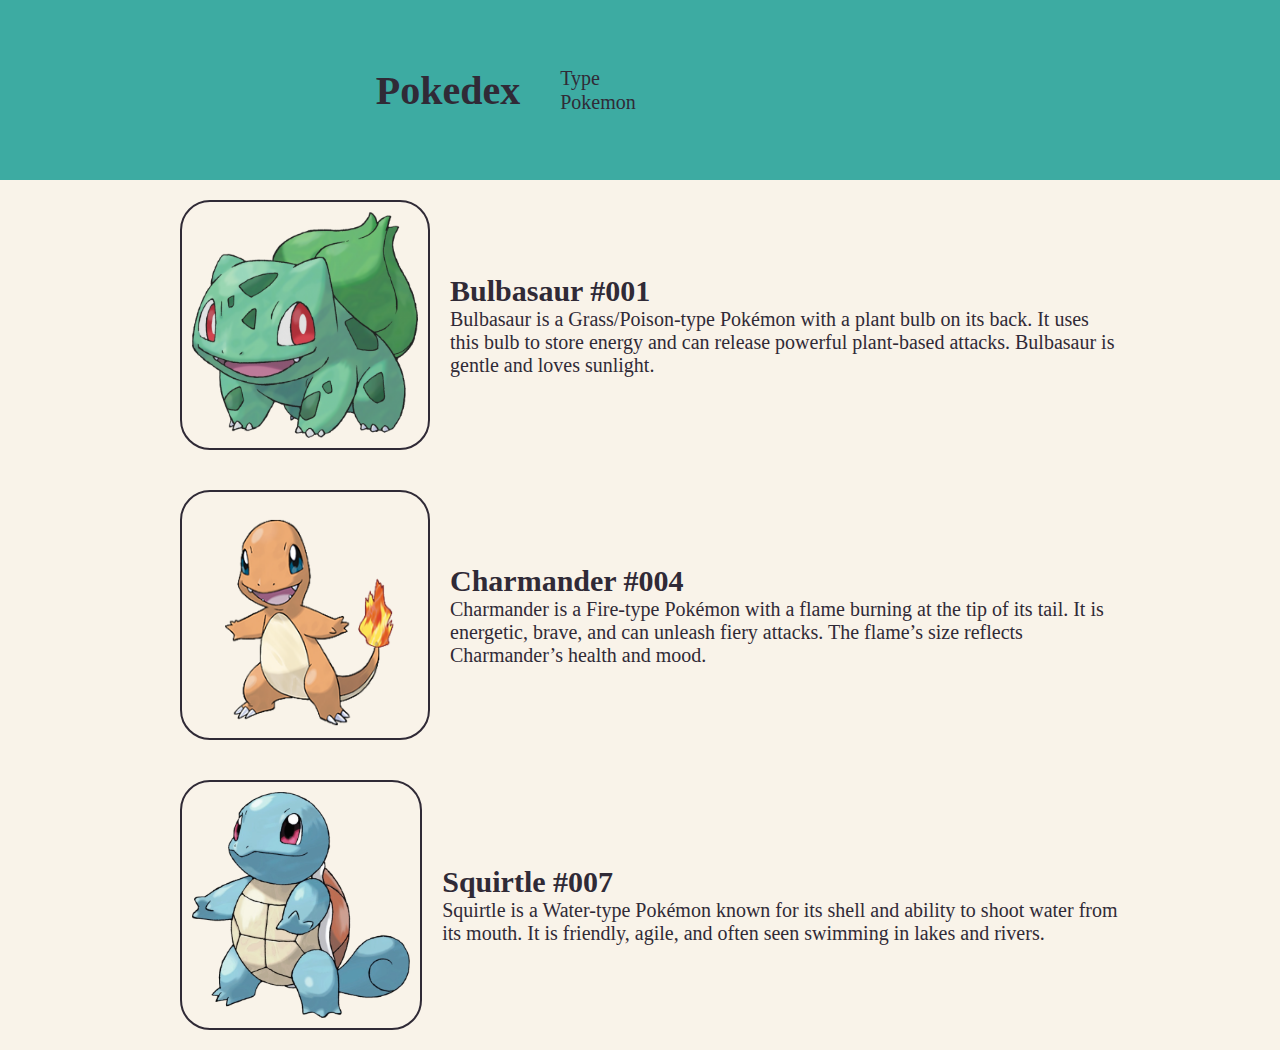
<file: index.html>
<!DOCTYPE html>
<html lang="en">
  <head>
    <meta charset="UTF-8" />
    <meta name="viewport" content="width=device-width, initial-scale=1.0" />
    <title>Pokedex</title>
    <link rel="stylesheet" href="styles.css" />
  </head>
  <body>
    <!--  header>h1+nav>ul>li*3>a^^^^main>section*3.type>article*1.pokemon>img#pokemon$ -->
    <header>
      <nav>
        <h1>Pokedex</h1>
        <ul>
          <li><a href="types.html">Type</a></li>
          <li><a href="index.html">Pokemon</a></li>
        </ul>
      </nav>
    </header>
    <main>
      <section class="type">
        <article class="pokemon">
          <img
            src="./images/1891758-001bulbasaur.png"
            alt="picture of bulbasaur"
            id="pokemon1"
          />
          <div class="pokemon-details">
            <h2>Bulbasaur #001</h2>
            <p>
              Bulbasaur is a Grass/Poison-type Pokémon with a plant bulb on its
              back. It uses this bulb to store energy and can release powerful
              plant-based attacks. Bulbasaur is gentle and loves sunlight.
            </p>
          </div>
        </article>
      </section>
      <section class="type">
        <article class="pokemon">
          <img
            src="./images/1891761-004charmander.png"
            alt="picture of charmander"
            id="pokemon2"
          />
          <div class="pokemon-details">
            <h2>Charmander #004</h2>
            <p>
              Charmander is a Fire-type Pokémon with a flame burning at the tip
              of its tail. It is energetic, brave, and can unleash fiery
              attacks. The flame’s size reflects Charmander’s health and mood.
            </p>
          </div>
        </article>
      </section>
      <section class="type">
        <article class="pokemon">
          <img
            src="./images/1891764-007squirtle.png"
            alt="picture of squirtle"
            id="pokemon3"
          />
          <div class="pokemon-details">
            <h2>Squirtle #007</h2>
            <p>
              Squirtle is a Water-type Pokémon known for its shell and ability
              to shoot water from its mouth. It is friendly, agile, and often
              seen swimming in lakes and rivers.
            </p>
          </div>
        </article>
      </section>
    </main>
  </body>
</html>
</file>
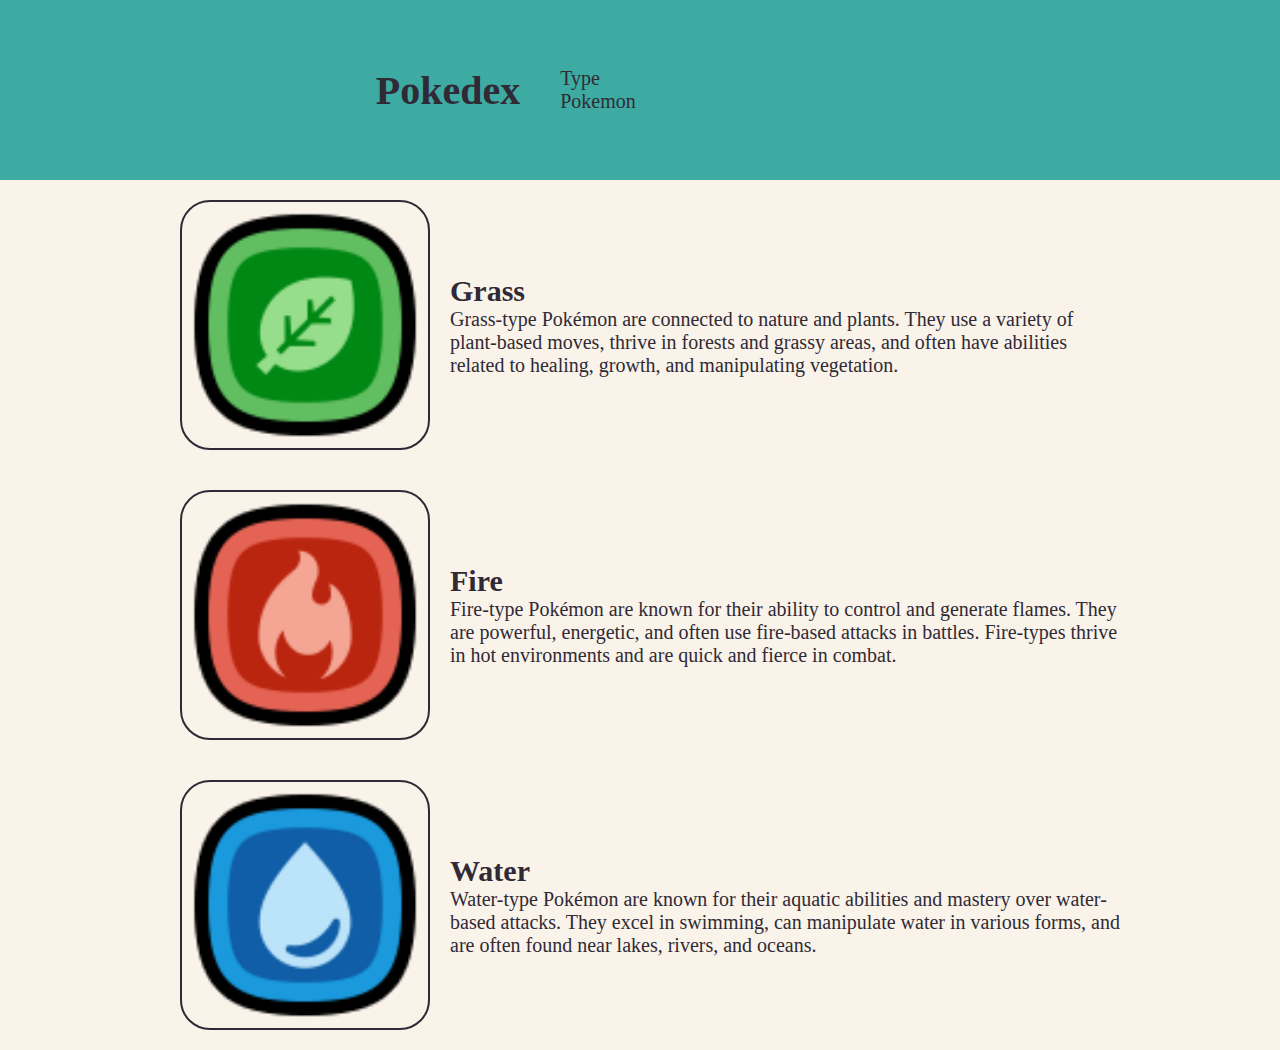
<file: types.html>
<!DOCTYPE html>
<html lang="en">
  <head>
    <meta charset="UTF-8" />
    <meta name="viewport" content="width=device-width, initial-scale=1.0" />
    <title>Pokedex</title>
    <link rel="stylesheet" href="styles.css" />
  </head>
  <body>
    <!--  header>h1+nav>ul>li*3>a^^^^main>section*3.type>article*1.pokemon>img#pokemon$ -->
    <header>
      <h1>Pokedex</h1>
      <nav>
        <ul>
          <li><a href="types.html">Type</a></li>
          <li><a href="index.html">Pokemon</a></li>
        </ul>
      </nav>
    </header>
    <main>
      <section class="type">
        <article class="pokemon">
          <img
            src="./images/grass_icon.png"
            alt="picture of grass-icon"
            id="pokemon1"
          />
          <div class="pokemon-details">
            <h2>Grass</h2>
            <p>
              Grass-type Pokémon are connected to nature and plants. They use a
              variety of plant-based moves, thrive in forests and grassy areas,
              and often have abilities related to healing, growth, and
              manipulating vegetation.
            </p>
          </div>
        </article>
      </section>
      <section class="type">
        <article class="pokemon">
          <img
            src="./images/fire_icon.png"
            alt="picture of fire icon"
            id="pokemon2"
          />
          <div class="pokemon-details">
            <h2>Fire</h2>
            <p>
              Fire-type Pokémon are known for their ability to control and
              generate flames. They are powerful, energetic, and often use
              fire-based attacks in battles. Fire-types thrive in hot
              environments and are quick and fierce in combat.
            </p>
          </div>
        </article>
      </section>
      <section class="type">
        <article class="pokemon">
          <img
            src="./images/water_icon.png"
            alt="picture of water icon"
            id="pokemon3"
          />
          <div class="pokemon-details">
            <h2>Water</h2>
            <p>
              Water-type Pokémon are known for their aquatic abilities and
              mastery over water-based attacks. They excel in swimming, can
              manipulate water in various forms, and are often found near lakes,
              rivers, and oceans.
            </p>
          </div>
        </article>
      </section>
    </main>
  </body>
</html>
</file>
<file: styles.css>
/* CSS HEX 
--floral-white: #f9f3e9ff;
--auburn: #a2303dff;
--raisin-black: #302a36ff;
--light-sea-green: #3daba2ff;
--mountbatten-pink: #837888ff;
*/
/*
header h1 nav ul li a
main
section .type
article .pokemon img #pokemon1-3
*/

* {
  margin: 0;
  box-sizing: border-box;
}

nav {
  display: flex;
}

body {
  background-color: #f9f3e9ff;
  font-size: 20px;
  color: #302a36ff;
  text-align: center;
  height: 100svh;
  width: 100svw;
}

header {
  display: flex;
  height: 20vh;
  background-color: #3daba2ff;
  justify-content: center;
  align-items: center;
  width: 100svw;
}

ul {
  list-style-type: none;
  display: flex;
  justify-content: space-between;
  width: 30svw;
  flex-direction: column;
  text-align: left;
}
a {
  text-decoration: none;
  color: #302a36ff;
}

a:hover {
  cursor: pointer;
  color: #f9f3e9ff;
}

main {
  display: flex;
  align-items: start;
  justify-content: center;
  flex-direction: column;
}

img {
  border: solid 2px #302a36ff;
  border-radius: 30px;
  width: 30svw;
  max-width: 250px;
  height: 30svw;
  max-height: 250px;
  padding: 10px;
  margin: 20px;
}
article {
  display: flex;
  flex-direction: row;
}

.type {
  width: 75svw;
  margin: auto;
}

.pokemon-details {
  display: flex;
  flex-direction: column;
  text-align: left;
  justify-content: center;
}
</file>
